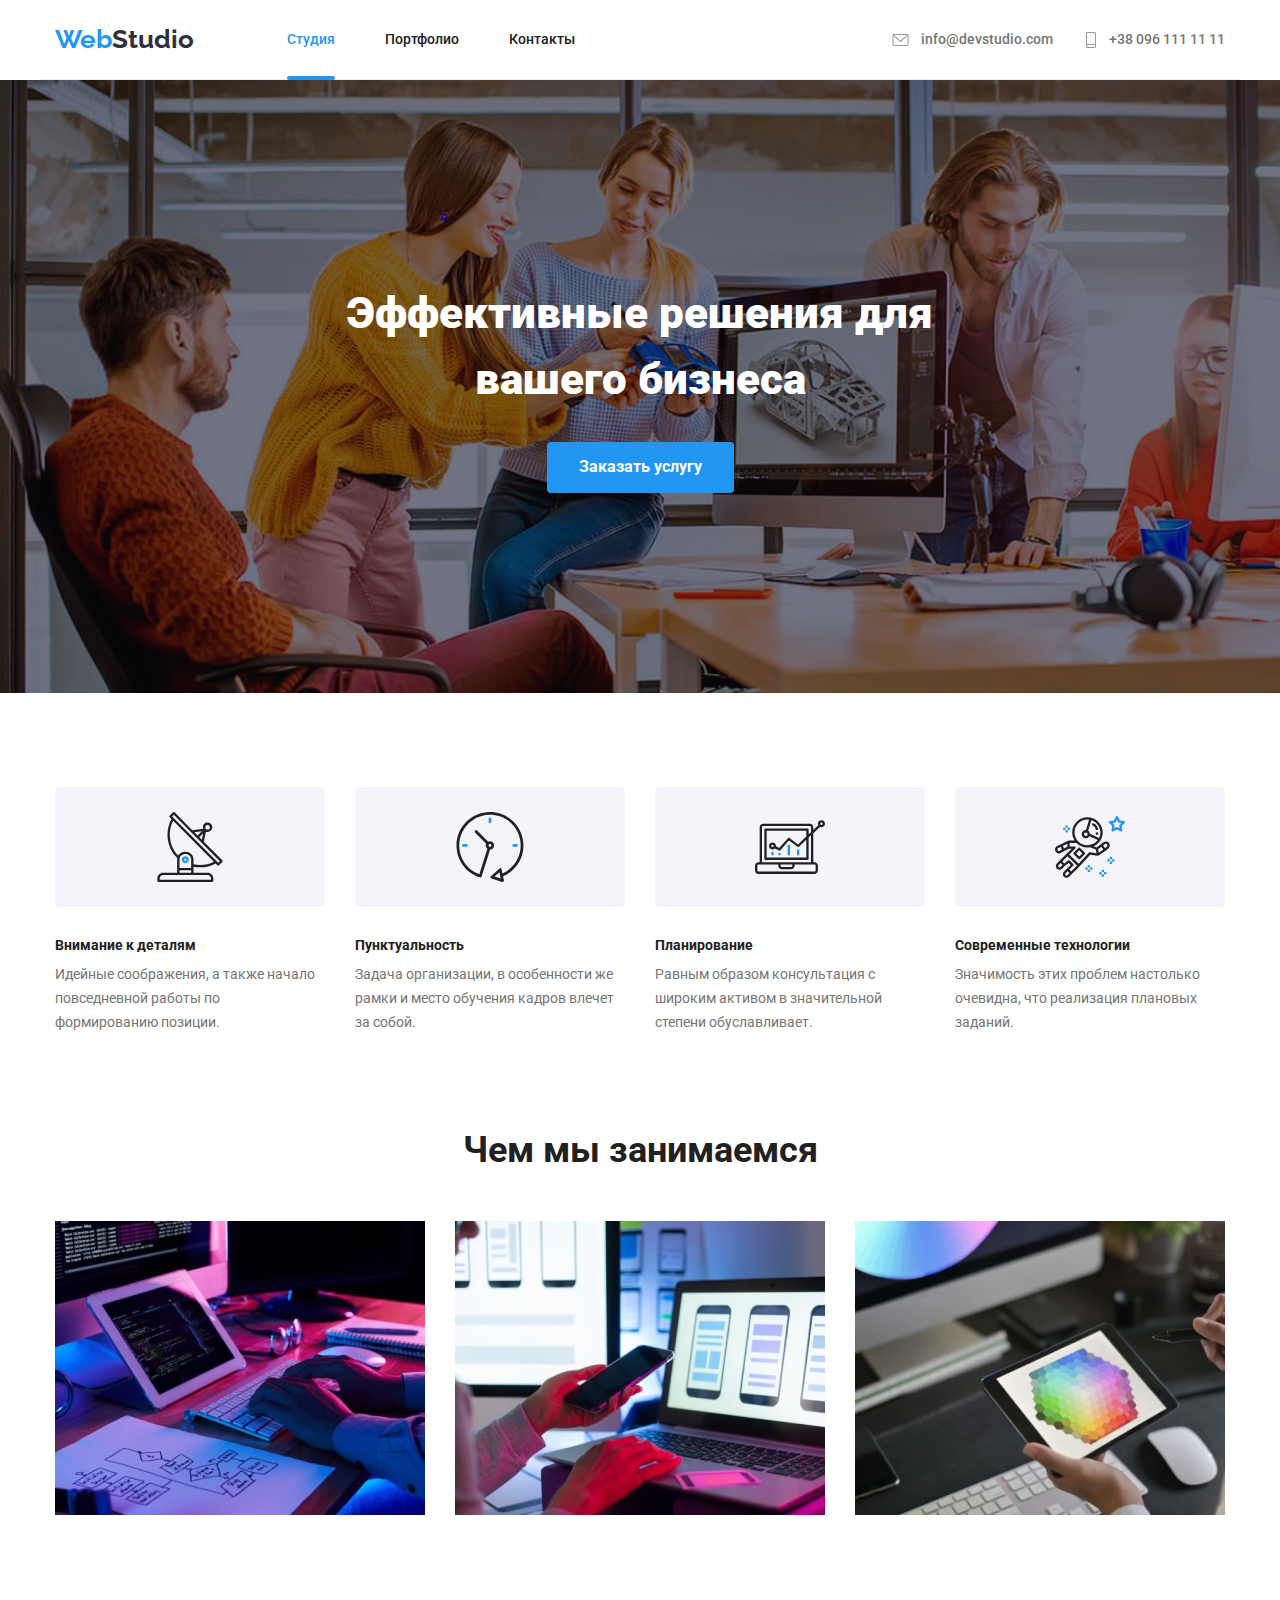
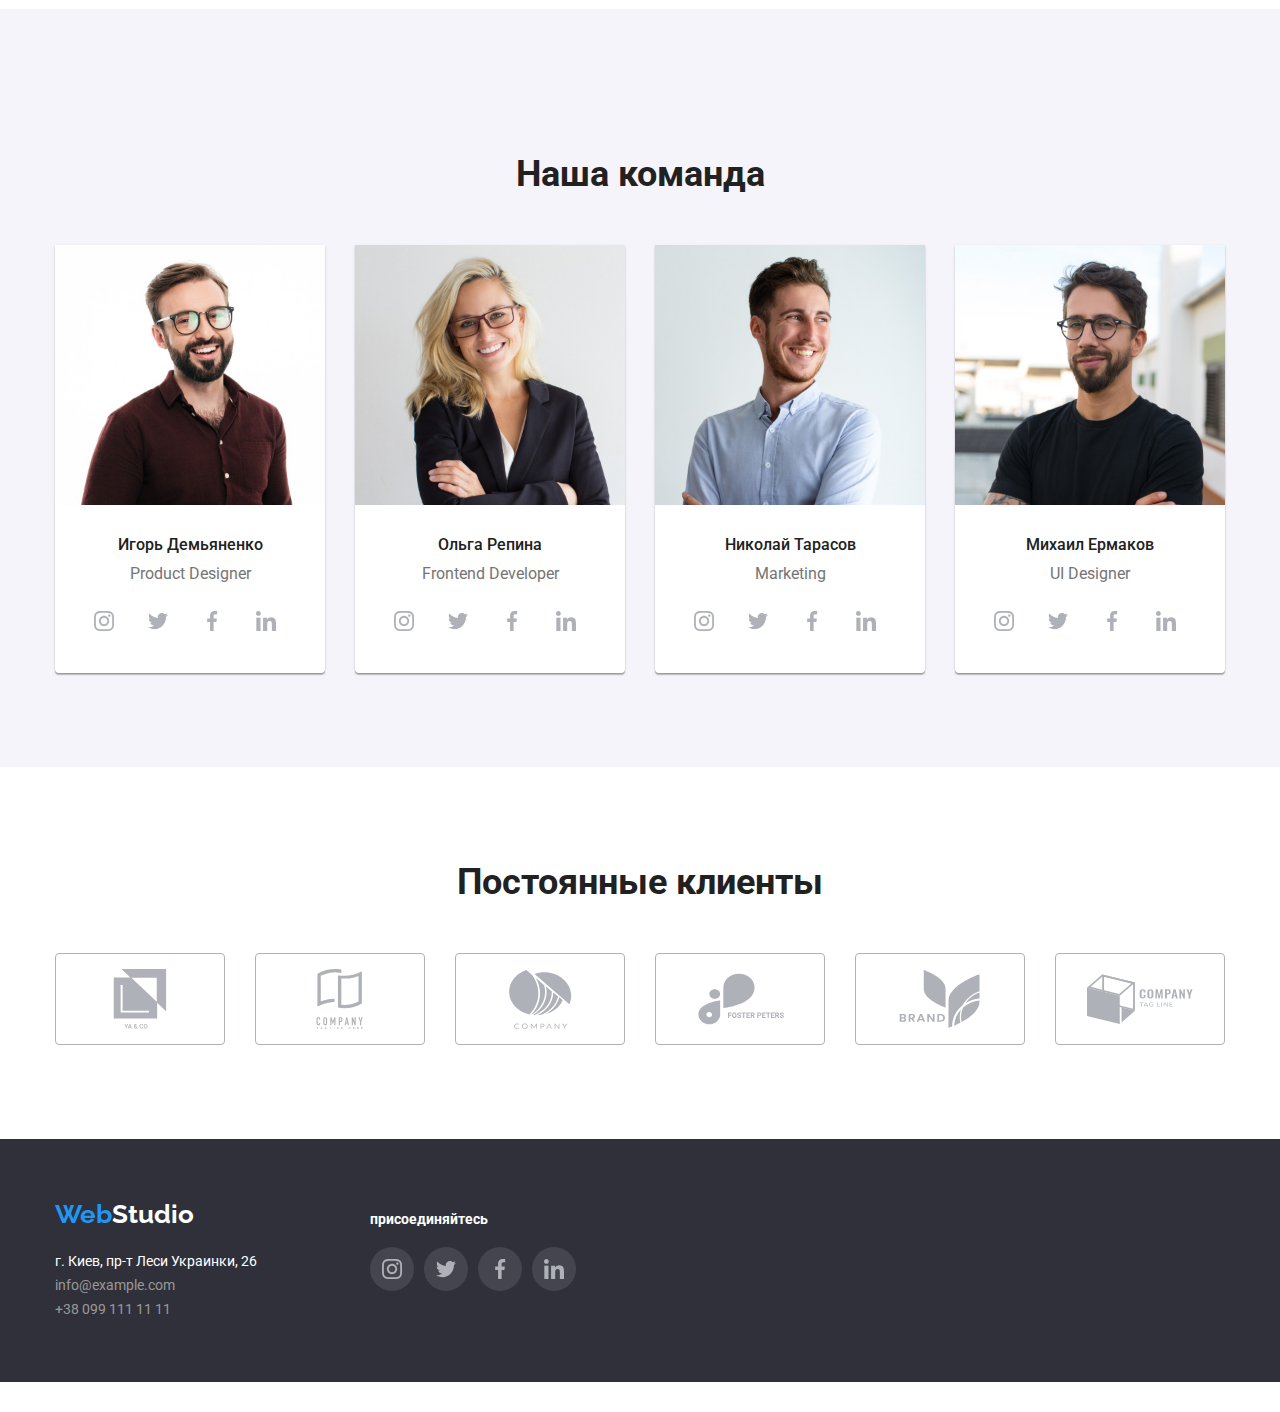
<file: index.html>
<!DOCTYPE html>
<html lang="ru">
  <head>
    <title>WebStudio</title>
    <meta charset="utf-8" />
    <link
      href="https://fonts.googleapis.com/css2?family=Raleway:wght@700&family=Roboto:wght@400;500;700;900&display=swap"
      rel="stylesheet"
    />
    <link
      rel="stylesheet"
      href="https://cdnjs.cloudflare.com/ajax/libs/modern-normalize/1.1.0/modern-normalize.css"
      integrity="sha512-Y0MM+V6ymRKN2zStTqzQ227DWhhp4Mzdo6gnlRnuaNCbc+YN/ZH0sBCLTM4M0oSy9c9VKiCvd4Jk44aCLrNS5Q=="
      crossorigin="anonymous"
      referrerpolicy="no-referrer"
    />
    <link rel="stylesheet" href="css/styles.css" />
  </head>
  <body>
    <header>
      <div class="container header-bot-line">
        <div class="header-top-container">
          <a href="index.html" class="header-top-logo"
            ><span class="logo1">Web</span><span class="logo2">Studio</span></a
          >
          <nav class="header-top-nav">
            <ul class="menu-box center">
              <li class="menu-pad">
                <a href="index.html" class="menu2">Студия</a>
              </li>
              <li class="menu-pad">
                <a href="portfolio.html" class="menu1">Портфолио</a>
              </li>
              <li class="menu-pad">
                <a href="3.html" class="menu1">Контакты</a>
              </li>
            </ul>
          </nav>
          <div class="header-con">
            <a href=" " class="contact1 contact-pos">
              <svg class="mail-icon" width="21px" height="16px">
                <use href="./images/sprite.svg#envelope"></use>
              </svg>
              info@devstudio.com</a
            >
            <a href=" " class="contact1">
              <svg class="mail-icon" width="16px" height="24px">
                <use href="./images/sprite.svg#smartphone"></use>
              </svg>
              +38 096 111 11 11</a
            >
          </div>
        </div>
      </div>
    </header>
    <main>
      <section class="section title-bg">
        <div class="container">
          <div class="title-box center">
            <h1 class="title">Эффективные решения для вашего бизнеса</h1>
            <button type="button" class="button1">Заказать услугу</button>
          </div>
        </div>
      </section>
      <section class="section feature-section">
        <div class="container">
          <ul class="feature-box center">
            <li class="feature">
              <div class="feature-icon-box">
                <svg class="feature-icon">
                  <use href="./images/sprite.svg#antenna"></use>
                </svg>
              </div>
              <h3 class="feature-title">Внимание к деталям</h3>
              <p class="feature-subtitle">
                Идейные соображения, а также начало повседневной работы по
                формированию позиции.
              </p>
            </li>
            <li class="feature">
              <div class="feature-icon-box">
                <svg class="feature-icon">
                  <use href="./images/sprite.svg#clock"></use>
                </svg>
              </div>
              <h3 class="feature-title">Пунктуальность</h3>
              <p class="feature-subtitle">
                Задача организации, в особенности же рамки и место обучения
                кадров влечет за собой.
              </p>
            </li>
            <li class="feature">
              <div class="feature-icon-box">
                <svg class="feature-icon">
                  <use href="./images/sprite.svg#diagram"></use>
                </svg>
              </div>
              <h3 class="feature-title">Планирование</h3>
              <p class="feature-subtitle">
                Равным образом консультация с широким активом в значительной
                степени обуславливает.
              </p>
            </li>
            <li class="feature">
              <div class="feature-icon-box">
                <svg class="feature-icon">
                  <use href="./images/sprite.svg#astronaut"></use>
                </svg>
              </div>
              <h3 class="feature-title">Современные технологии</h3>
              <p class="feature-subtitle">
                Значимость этих проблем настолько очевидна, что реализация
                плановых заданий.
              </p>
            </li>
          </ul>
        </div>
      </section>
      <section class="section subject-section">
        <div class="container">
          <h2 class="subject">Чем мы занимаемся</h2>
          <ul class="subject-box center">
            <li class="subject-img">
              <img
                src="images/programer.jpg"
                class="subject-size"
                alt="close up image programer working his desk office"
              />
            </li>
            <li class="subject-img">
              <img
                src="images/interface.jpg"
                class="subject-size"
                alt="web ui designers are developing application smartphones team creators is working interface mobile phones"
              />
            </li>
            <li class="subject-img">
              <img
                src="images/tablet.jpg"
                class="subject-size"
                alt="creative artist web design with working colour selection graphic tablet"
              />
            </li>
          </ul>
        </div>
      </section>
      <section class="section team-bg">
        <div class="container">
          <h2 class="title-team">Наша команда</h2>
          <ul class="team-box">
            <li class="team">
              <img
                src="images/product.jpg"
                width="270"
                height="260"
                alt="Product Designer"
              />
              <div class="team-text-position">
                <h3 class="team-title">Игорь Демьяненко</h3>
                <p class="team-subtitle">Product Designer</p>
                <ul class="team-a-position">
                  <li class="team-a-icon-pos">
                    <a href="" class="team-a-border">
                      <svg class="team-a-icon" width="20px" height="20px">
                        <use href="./images/sprite.svg#instagram"></use>
                      </svg>
                    </a>
                  </li>
                  <li class="team-a-icon-pos">
                    <a href="" class="team-a-border">
                      <svg class="team-a-icon" width="20px" height="20px">
                        <use href="./images/sprite.svg#twitter"></use>
                      </svg>
                    </a>
                  </li>
                  <li class="team-a-icon-pos">
                    <a href="" class="team-a-border">
                      <svg class="team-a-icon" width="20px" height="20px">
                        <use href="./images/sprite.svg#facebook"></use>
                      </svg>
                    </a>
                  </li>
                  <li class="team-a-icon-pos">
                    <a href="" class="team-a-border">
                      <svg class="team-a-icon" width="20px" height="20px">
                        <use href="./images/sprite.svg#linkedin"></use>
                      </svg>
                    </a>
                  </li>
                </ul>
              </div>
            </li>
            <li class="team">
              <img
                src="images/developer.jpg"
                width="270"
                height="260"
                alt="Frontend Developer"
              />
              <div class="team-text-position">
                <h3 class="team-title">Ольга Репина</h3>
                <p class="team-subtitle">Frontend Developer</p>
                <ul class="team-a-position">
                  <li class="team-a-icon-pos">
                    <a href="" class="team-a-border">
                      <svg class="team-a-icon" width="20px" height="20px">
                        <use href="./images/sprite.svg#instagram"></use>
                      </svg>
                    </a>
                  </li>
                  <li class="team-a-icon-pos">
                    <a href="" class="team-a-border">
                      <svg class="team-a-icon" width="20px" height="20px">
                        <use href="./images/sprite.svg#twitter"></use>
                      </svg>
                    </a>
                  </li>
                  <li class="team-a-icon-pos">
                    <a href="" class="team-a-border">
                      <svg class="team-a-icon" width="20px" height="20px">
                        <use href="./images/sprite.svg#facebook"></use>
                      </svg>
                    </a>
                  </li>
                  <li class="team-a-icon-pos">
                    <a href="" class="team-a-border">
                      <svg class="team-a-icon" width="20px" height="20px">
                        <use href="./images/sprite.svg#linkedin"></use>
                      </svg>
                    </a>
                  </li>
                </ul>
              </div>
            </li>
            <li class="team">
              <img
                src="images/marketing.jpg"
                width="270"
                height="260"
                alt="Marketing"
              />
              <div class="team-text-position">
                <h3 class="team-title">Николай Тарасов</h3>
                <p class="team-subtitle">Marketing</p>
                <ul class="team-a-position">
                  <li class="team-a-icon-pos">
                    <a href="" class="team-a-border">
                      <svg class="team-a-icon" width="20px" height="20px">
                        <use href="./images/sprite.svg#instagram"></use>
                      </svg>
                    </a>
                  </li>
                  <li class="team-a-icon-pos">
                    <a href="" class="team-a-border">
                      <svg class="team-a-icon" width="20px" height="20px">
                        <use href="./images/sprite.svg#twitter"></use>
                      </svg>
                    </a>
                  </li>
                  <li class="team-a-icon-pos">
                    <a href="" class="team-a-border">
                      <svg class="team-a-icon" width="20px" height="20px">
                        <use href="./images/sprite.svg#facebook"></use>
                      </svg>
                    </a>
                  </li>
                  <li class="team-a-icon-pos">
                    <a href="" class="team-a-border">
                      <svg class="team-a-icon" width="20px" height="20px">
                        <use href="./images/sprite.svg#linkedin"></use>
                      </svg>
                    </a>
                  </li>
                </ul>
              </div>
            </li>
            <li class="team">
              <img
                src="images/designer.jpg"
                width="270"
                height="260"
                alt="UI Designer"
              />
              <div class="team-text-position">
                <h3 class="team-title">Михаил Ермаков</h3>
                <p class="team-subtitle">UI Designer</p>
                <ul class="team-a-position">
                  <li class="team-a-icon-pos">
                    <a href="" class="team-a-border">
                      <svg class="team-a-icon" width="20px" height="20px">
                        <use href="./images/sprite.svg#instagram"></use>
                      </svg>
                    </a>
                  </li>
                  <li class="team-a-icon-pos">
                    <a href="" class="team-a-border">
                      <svg class="team-a-icon" width="20px" height="20px">
                        <use href="./images/sprite.svg#twitter"></use>
                      </svg>
                    </a>
                  </li>
                  <li class="team-a-icon-pos">
                    <a href="" class="team-a-border">
                      <svg class="team-a-icon" width="20px" height="20px">
                        <use href="./images/sprite.svg#facebook"></use>
                      </svg>
                    </a>
                  </li>
                  <li class="team-a-icon-pos">
                    <a href="" class="team-a-border">
                      <svg class="team-a-icon" width="20px" height="20px">
                        <use href="./images/sprite.svg#linkedin"></use>
                      </svg>
                    </a>
                  </li>
                </ul>
              </div>
            </li>
          </ul>
        </div>
      </section>
      <section class="section">
        <div class="container client-conteiner">
          <h2 class="client-title">Постоянные клиенты</h2>
          <ul class="client-a-position">
            <li class="client-a-border">
              <a href="" class="client-a">
                <svg class="client-a-icon">
                  <use href="./images/sprite.svg#ya"></use>
                </svg>
              </a>
            </li>
            <li class="client-a-border">
              <a href="" class="client-a">
                <svg class="client-a-icon">
                  <use href="./images/sprite.svg#tagline-here"></use>
                </svg>
              </a>
            </li>
            <li class="client-a-border">
              <a href="" class="client-a">
                <svg class="client-a-icon">
                  <use href="./images/sprite.svg#company"></use>
                </svg>
              </a>
            </li>
            <li class="client-a-border">
              <a href="" class="client-a">
                <svg class="client-a-icon">
                  <use href="./images/sprite.svg#foster"></use>
                </svg>
              </a>
            </li>
            <li class="client-a-border">
              <a href="" class="client-a">
                <svg class="client-a-icon">
                  <use href="./images/sprite.svg#brand"></use>
                </svg>
              </a>
            </li>
            <li class="client-a-border">
              <a href="" class="client-a">
                <svg class="client-a-icon">
                  <use href="./images/sprite.svg#tagline"></use>
                </svg>
              </a>
            </li>
          </ul>
        </div>
      </section>
    </main>
    <footer>
      <div class="container">
        <div class="footer-bot-container">
          <div class="footer-logo-adre">
            <a href="index.html" class="footer-bot-logo"
              ><span class="logo3">Web</span
              ><span class="logo4">Studio</span></a
            >
            <address class="address">
              <p>г. Киев, пр-т Леси Украинки, 26</p>
              <a href=" " class="contact2" lang="eu">info@example.com</a>
              <a href=" " class="contact2">+38 099 111 11 11</a>
            </address>
          </div>
          <div class="footer-social">
            <h2 class="footer-social-head">присоединяйтесь</h2>
            <ul class="footer-social-position">
              <li>
                <a href="" class="footer-social-border">
                  <svg class="footer-social-icon" width="20px" height="20px">
                    <use href="./images/sprite.svg#instagram"></use>
                  </svg>
                </a>
              </li>
              <li>
                <a href="" class="footer-social-border">
                  <svg class="footer-social-icon" width="20px" height="20px">
                    <use href="./images/sprite.svg#twitter"></use>
                  </svg>
                </a>
              </li>
              <li>
                <a href="" class="footer-social-border">
                  <svg class="footer-social-icon" width="20px" height="20px">
                    <use href="./images/sprite.svg#facebook"></use>
                  </svg>
                </a>
              </li>
              <li>
                <a href="" class="footer-social-border">
                  <svg class="footer-social-icon" width="20px" height="20px">
                    <use href="./images/sprite.svg#linkedin"></use>
                  </svg>
                </a>
              </li>
            </ul>
          </div>
        </div>
      </div>
    </footer>
  </body>
</html>
</file>
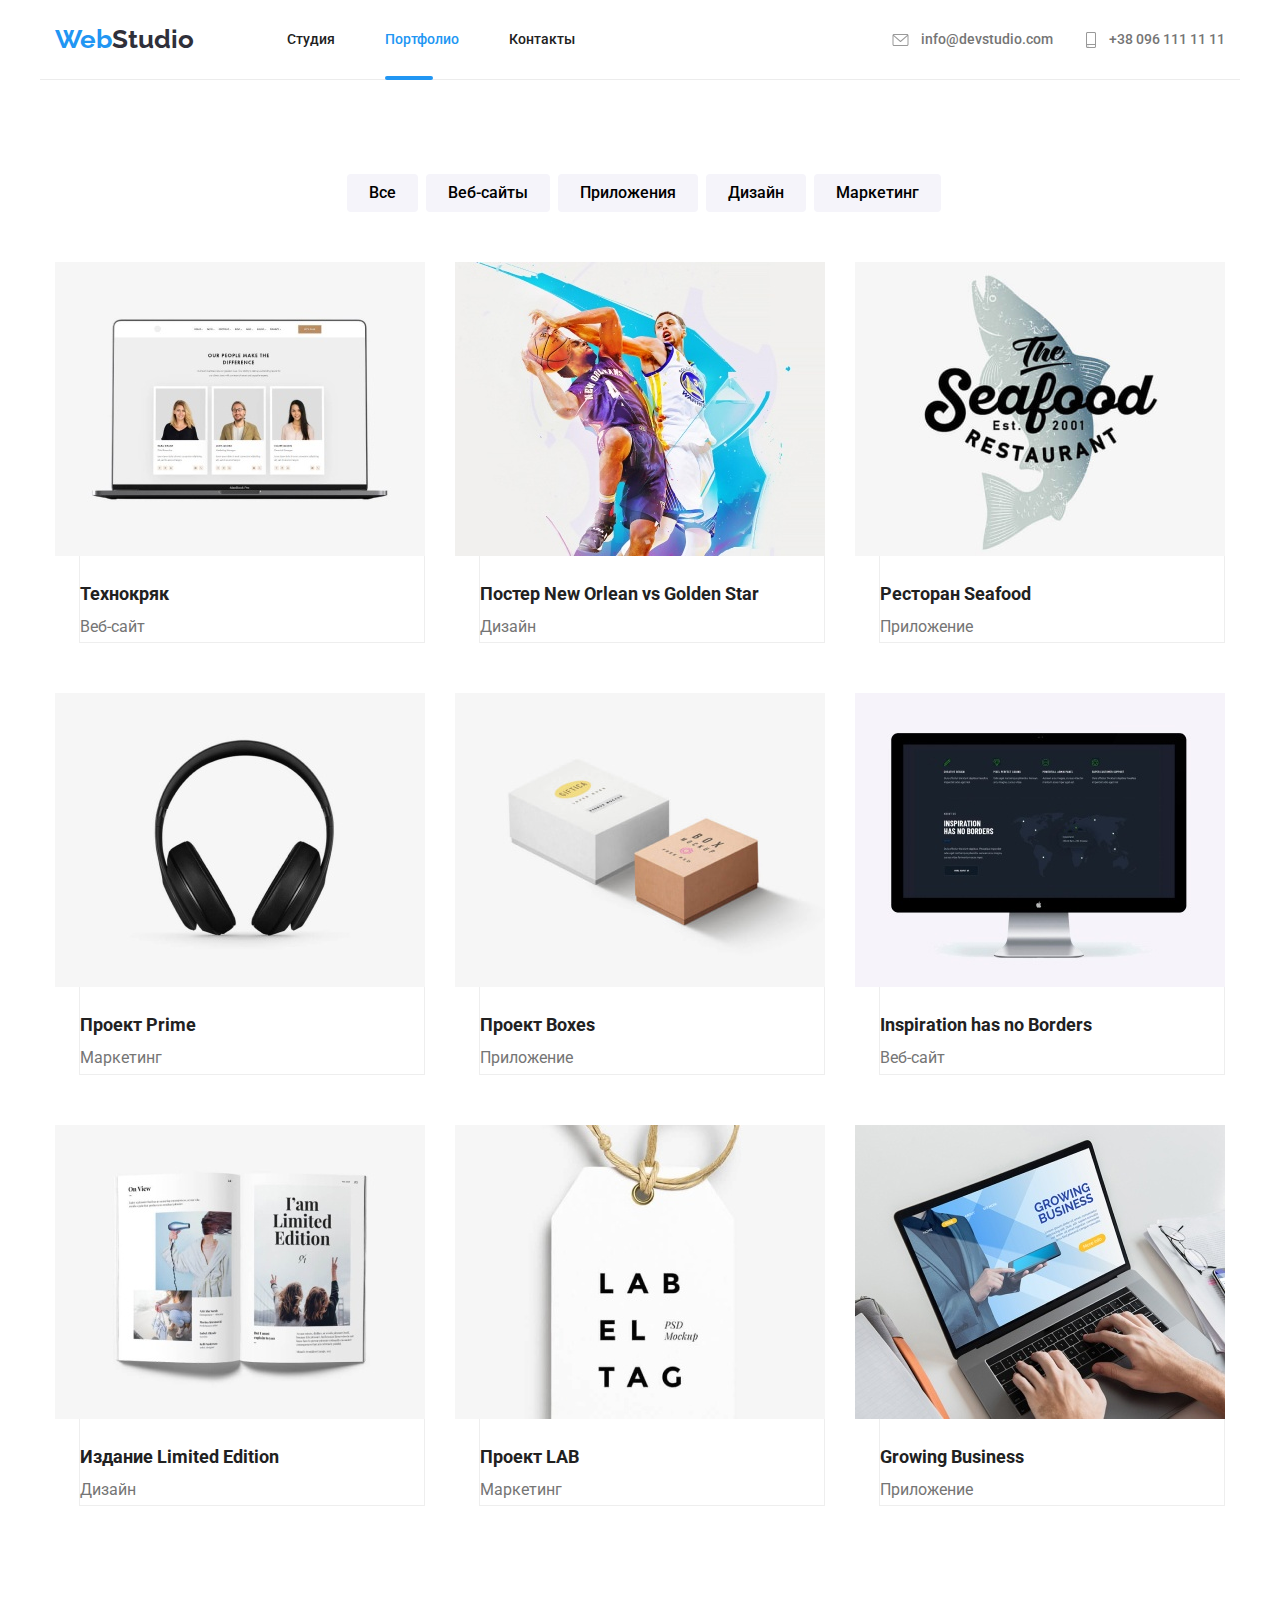
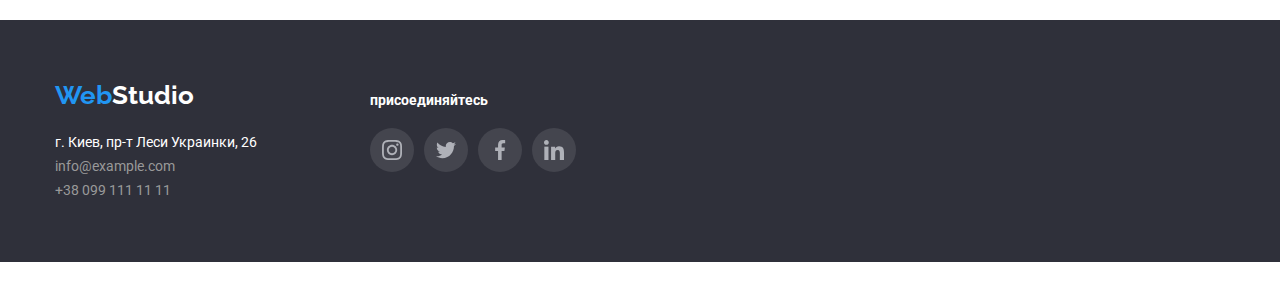
<file: portfolio.html>
<!DOCTYPE html>
<html lang="ru">
  <head>
    <title>WebStudio</title>
    <meta charset="utf-8" />
    <link
      href="https://fonts.googleapis.com/css2?family=Raleway:wght@700&family=Roboto:wght@400;500;700;900&display=swap"
      rel="stylesheet"
    />
    <link
      rel="stylesheet"
      href="https://cdnjs.cloudflare.com/ajax/libs/modern-normalize/1.1.0/modern-normalize.css"
      integrity="sha512-Y0MM+V6ymRKN2zStTqzQ227DWhhp4Mzdo6gnlRnuaNCbc+YN/ZH0sBCLTM4M0oSy9c9VKiCvd4Jk44aCLrNS5Q=="
      crossorigin="anonymous"
      referrerpolicy="no-referrer"
    />
    <link rel="stylesheet" href="css/styles.css" />
  </head>
  <body>
    <header>
      <div class="container header-bot-line">
        <div class="header-top-container">
          <a href="index.html" class="header-top-logo"
            ><span class="logo1">Web</span><span class="logo2">Studio</span></a
          >
          <nav class="header-top-nav">
            <ul class="menu-box center">
              <li class="menu-pad">
                <a href="index.html" class="menu1">Студия</a>
              </li>
              <li class="menu-pad">
                <a href="portfolio.html" class="menu2">Портфолио</a>
              </li>
              <li class="menu-pad">
                <a href="3.html" class="menu1">Контакты</a>
              </li>
            </ul>
          </nav>
          <div class="header-con">
            <a href=" " class="contact1 contact-pos">
              <svg class="mail-icon" width="21px" height="16px">
                <use href="./images/sprite.svg#envelope"></use>
              </svg>
              info@devstudio.com</a
            >
            <a href=" " class="contact1">
              <svg class="mail-icon" width="16px" height="24px">
                <use href="./images/sprite.svg#smartphone"></use>
              </svg>
              +38 096 111 11 11</a
            >
          </div>
        </div>
      </div>
    </header>
    <main>
      <section class="section">
        <div class="container">
          <ul class="button-box-portfolio center">
            <li class="button-portfolio">
              <button type="button" class="button2">Все</button>
            </li>
            <li class="button-portfolio">
              <button type="button" class="button2">Веб-сайты</button>
            </li>
            <li class="button-portfolio">
              <button type="button" class="button2">Приложения</button>
            </li>
            <li class="button-portfolio">
              <button type="button" class="button2">Дизайн</button>
            </li>
            <li class="button-portfolio">
              <button type="button" class="button2">Маркетинг</button>
            </li>
          </ul>
          <ul class="project-box">
            <li class="project">
              <img
                src="images/portfolio1.jpg"
                width="370"
                height="294"
                alt="technocryk"
              />
              <div class="border-text-project project-text-pos">
                  <h3 class="project-title">Технокряк</h3>
                  <p class="project-subtitle">Веб-сайт</p>
              </div>
            </li>
            <li class="project">
              <img
                src="images/portfolio2.jpg"
                width="370"
                height="294"
                alt="New Orlean vs Golden Star poster"
              />
              <div class="border-text-project project-text-pos">
                  <h3 class="project-title">Постер New Orlean vs Golden Star</h3>
                  <p class="project-subtitle">Дизайн</p>
              </div>
            </li>
            <li class="project">
              <img
                src="images/portfolio3.jpg"
                width="370"
                height="294"
                alt="Seafood Restaurant"
              />
              <div class="border-text-project project-text-pos">
                  <h3 class="project-title">Ресторан Seafood</h3>
                  <p class="project-subtitle">Приложение</p>
              </div>
            </li>
            <li class="project">
              <img
                src="images/portfolio4.jpg"
                width="370"
                height="294"
                alt="Prime Project"
              />
              <div class="border-text-project project-text-pos">
                  <h3 class="project-title">Проект Prime</h3>
                  <p class="project-subtitle">Маркетинг</p>
              </div>
            </li>
            <li class="project">
              <img
                src="images/portfolio5.jpg"
                width="370"
                height="294"
                alt="Boxes project"
              />
              <div class="border-text-project project-text-pos">
                  <h3 class="project-title">Проект Boxes</h3>
                  <p class="project-subtitle">Приложение</p>
              </div>
            </li>
            <li class="project">
              <img
                src="images/portfolio6.jpg"
                width="370"
                height="294"
                alt="Inspiration has no Borders"
              />
              <div class="border-text-project project-text-pos">
                  <h3 class="project-title">Inspiration has no Borders</h3>
                  <p class="project-subtitle">Веб-сайт</p>
              </div>
            </li>
            <li class="project">
              <img
                src="images/portfolio7.jpg"
                width="370"
                height="294"
                alt="Limited Edition"
              />
              <div class="border-text-project project-text-pos">
                  <h3 class="project-title">Издание Limited Edition</h3>
                  <p class="project-subtitle">Дизайн</p>
              </div>
            </li>
            <li class="project">
              <img
                src="images/portfolio8.jpg"
                width="370"
                height="294"
                alt="LAB project"
              />
              <div class="border-text-project project-text-pos">
                  <h3 class="project-title">Проект LAB</h3>
                  <p class="project-subtitle">Маркетинг</p>
              </div>
            </li>
            <li class="project">
              <img
                src="images/portfolio9.jpg"
                width="370"
                height="294"
                alt="Growing Business"
              />
              <div class="border-text-project project-text-pos">
                  <h3 class="project-title">Growing Business</h3>
                  <p class="project-subtitle">Приложение</p>
              </div>
            </li>
          </ul>
        </div>
      </section>
    </main>
    <footer>
      <div class="container">
        <div class="footer-bot-container">
          <div class="footer-logo-adre">
            <a href="index.html" class="footer-bot-logo"
              ><span class="logo3">Web</span
              ><span class="logo4">Studio</span></a
            >
            <address class="address">
              <p>г. Киев, пр-т Леси Украинки, 26</p>
              <a href=" " class="contact2" lang="eu">info@example.com</a>
              <a href=" " class="contact2">+38 099 111 11 11</a>
            </address>
          </div>
          <div class="footer-social">
            <h2 class="footer-social-head">присоединяйтесь</h2>
            <ul class="footer-social-position">
              <li>
                <a href="" class="footer-social-border">
                  <svg class="footer-social-icon" width="20px" height="20px">
                    <use href="./images/sprite.svg#instagram"></use>
                  </svg>
                </a>
              </li>
              <li>
                <a href="" class="footer-social-border">
                  <svg class="footer-social-icon" width="20px" height="20px">
                    <use href="./images/sprite.svg#twitter"></use>
                  </svg>
                </a>
              </li>
              <li>
                <a href="" class="footer-social-border">
                  <svg class="footer-social-icon" width="20px" height="20px">
                    <use href="./images/sprite.svg#facebook"></use>
                  </svg>
                </a>
              </li>
              <li>
                <a href="" class="footer-social-border">
                  <svg class="footer-social-icon" width="20px" height="20px">
                    <use href="./images/sprite.svg#linkedin"></use>
                  </svg>
                </a>
              </li>
            </ul>
          </div>
        </div>
      </div>
    </footer>
  </body>
</html>
</file>
<file: css/styles.css>
/* ===================START GLOBAL============================================================================ */
:root {
  --normal-color: #212121;
  --description-color: #757575;
  --active-1-color: #2196f3;
  --active-2-color: #188ce8;
  --background-color: #2f303a;
  --contact-color: #999999;
  --white-text-color: #ffffff;
  --top-line-color: #ececec;
  --bg-team-color: #f5f4fa;
  --bg-card-port-color: solid #eeeeee;
  --icon-color-1: #afb1b8;
  --icon-color-2: rgba(255, 255, 255, 0.1);
}

.container {
  width: 1200px;
  padding-left: 15px;
  padding-right: 15px;
  margin-left: auto;
  margin-right: auto;
}

.sprite-color {
  fill: var(--active-1-color);
}

.section {
  padding-top: 94px;
  padding-bottom: 94px;
}

body {
  font-family: "Roboto";
  color: var(--normal-color);
}

ul {
  list-style-type: none;
  padding: 0;
  margin: 0;
}

h1,
h2,
h3 {
  margin-top: 0;
  margin-bottom: 0;
  margin-right: 0;
}

p {
  margin-top: 0;
  margin-bottom: 0;
}

.center {
  justify-content: center;
}

img {
  display: block;
  max-width: 100%;
  height: auto;
}

/* ===================END GLOBAL============================================================================ */
/* ===================START HEADER============================================================================ */

.header-bot-line {
  border-bottom: 1px solid var(--top-line-color);
}

.logo1 {
  font-family: "Raleway";
  font-weight: 700;
  font-size: 26px;
  line-height: 1.2;
  color: var(--active-1-color);
  display: inline-block;
}

.logo2 {
  font-family: "Raleway";
  font-weight: 700;
  font-size: 26px;
  line-height: 1.2;
  color: var(--background-color);
  display: inline-block;
}

.logo2:visited {
  color: var(--background-color);
}

header {
  font-weight: 500;
  font-size: 14px;
  line-height: 1.2;
}

.header-top-container {
  display: flex;
  align-items: center;
  justify-content: flex-start;
  padding-top: 24px;
  padding-bottom: 24px;
}

.header-top-logo {
  display: flex;
  align-items: center;
  justify-content: flex-start;
  text-decoration: none;
}

.header-top-nav {
  display: flex;
  align-items: center;
  justify-content: flex-start;
  margin-left: 93px;
}

.header-con {
  display: flex;
  align-items: center;
  margin-left: auto;
}

.logo-box {
  border: 2px;
  width: 145;
  height: 31;
}

.menu-box {
  display: flex;
  list-style: none;
  margin-left: auto;
  margin-right: auto;
}

.menu-pad {
  margin-right: 50px;
}

.menu1 {
  text-decoration: none;
  color: var(--normal-color);
  transition: 250ms cubic-bezier(0.4, 0, 0.2, 1);
}

.menu2 {
  text-decoration: none;
  color: var(--active-1-color);
}

.menu2::after {
  display: block;
  content: "";
  position: absolute;
  margin-top: 28px;
  width: 48px;
  height: 4px;
  border-radius: 2px;
  flex-shrink: 0;
  background-color: var(--active-1-color);
}

.menu3 {
  text-decoration: none;
  color: var(--active-1-color);
}

.menu3::after {
  display: block;
  content: "";
  position: absolute;
  margin-top: 28px;
  width: 78px;
  height: 4px;
  border-radius: 2px;
  flex-shrink: 0;
  background-color: var(--active-1-color);
}

.mail-icon {
  fill: var(--contact-color);
  margin-right: 10px;
  margin-bottom: 2px;
  margin-top: 2px;
}

.contact1 {
  display: flex;
  justify-content: center;
  align-items: center;
  font-weight: 500;
  font-size: 14px;
  line-height: 1.2;
  text-decoration: none;
  color: var(--description-color);
  margin-left: auto;
  transition: 250ms cubic-bezier(0.4, 0, 0.2, 1);
}

.contact-pos {
  margin-right: 30px;
}

.contact1:focus,
.contact1:hover {
  color: var(--active-1-color);
}

.contact1:focus .mail-icon,
.contact1:hover .mail-icon {
  fill: var(--active-1-color);
}

.menu1:hover,
.menu1:focus {
  color: var(--active-1-color);
}

/* ===================END HEADER============================================================================ */
/* ===================START TITLE============================================================================ */

.title-bg {
  background-color: var(--background-color);
  background-image: linear-gradient(
      rgba(25, 28, 38, 0.2),
      rgba(25, 28, 38, 0.2)
    ),
    url("../images/title-bg.jpg");
  background-size: cover;
  padding-top: 200px;
  padding-bottom: 200px;
}

button {
  cursor: pointer;
  outline: 0;
  border-radius: 4px;
  border-width: 0;
}
.button1 {
  font-weight: 700;
  font-size: 16px;
  line-height: 1.9;
  color: var(--white-text-color);
  background-color: var(--active-1-color);
  padding: 10px 32px;
  transition: 250ms cubic-bezier(0.4, 0, 0.2, 1);
}

.button1:hover,
.button1:focus {
  color: var(--white-text-color);
  background: var(--active-2-color);
  outline: 0;
}

.title {
  font-weight: 900;
  font-size: 44px;
  line-height: 1.5;
  text-align: center;
  color: var(--white-text-color);
  margin-bottom: 30px;
  text-transform: none;
}

.title-box {
  list-style: none;
  text-align: center;
  width: 700px;
  margin-right: auto;
  margin-left: auto;
}

/* ===================END TITLE============================================================================ */
/* ===================START FEATURE============================================================================ */

.feature-box {
  display: flex;
  flex-wrap: wrap;
  list-style: none;
  margin-left: -30px;
  margin-top: -30px;
}

.feature {
  flex-basis: calc((100% - 120px) / 4);
  margin-left: 30px;
  margin-top: 30px;
  border: 1px;
}

.feature-title {
  text-transform: initial;
  border: 1px;
  font-weight: 700;
  font-size: 14px;
  line-height: 1.2;
  margin-bottom: 10px;
}

.feature-subtitle {
  border: 1px;
  font-size: 14px;
  line-height: 1.7;
  color: var(--description-color);
}

.feature-icon-box {
  display: flex;
  justify-content: center;
  align-items: center;
  width: 270px;
  height: 120px;
  background: var(--bg-team-color);
  border-radius: 4px;
  margin-bottom: 30px;
}

.feature-icon {
  width: 70;
  height: 70px;
}

.feature-section {
  padding-bottom: 47px;
}

/* ===================END FEATURE============================================================================ */
/* ===================START IMG WORK============================================================================ */

.subject {
  font-weight: 700;
  font-size: 36px;
  line-height: 1.17;
  text-align: center;
  margin-bottom: 50px;
}

.subject-section {
  padding-top: 47px;
}

.subject-box {
  display: flex;
  flex-wrap: wrap;
  list-style: none;
  margin-left: -30px;
  margin-top: -30px;
}

.subject-img {
  position: relative;
  flex-basis: calc((100% - 90px) / 3);
  margin-left: 30px;
  margin-top: 30px;
}

.subject-img-box {
  position: absolute;
  left: 0;
  bottom: 0;
  width: 100%;
  height: 70px;
  text-align: center;
  background-color: rgba(47, 48, 58, 0.8);
}

.subject-img-name {
  font-weight: 700;
  font-size: 14px;
  line-height: 1.17;
  color: var(--white-text-color);
  margin-top: 27px;
  width: 205;
  height: 16px;
}

.subject-size {
  margin-right: 30px;
}

/* ===================END IMG WORK============================================================================ */
/* ===================START TEAM============================================================================ */

.title-team {
  font-weight: 700;
  font-size: 36px;
  line-height: 1.17;
  text-align: center;
  padding: 50px;
}

.team-bg {
  background-color: var(--bg-team-color);
}

.team-box {
  display: flex;
  flex-wrap: wrap;
  list-style: none;
  margin-left: -30px;
  margin-top: -30px;
}

.team {
  flex-basis: calc((100% - 120px) / 4);
  margin-left: 30px;
  margin-top: 30px;
}

.team-title {
  font-size: 16px;
  font-weight: 500;
  line-height: 1.2;
  margin-bottom: 10px;
}

.team-text-position {
  text-align: center;
  margin-top: 30px;
  margin-bottom: 30px;
}

.team-subtitle {
  font-size: 16px;
  line-height: 1.2;
  color: var(--description-color);
}

.team-box .team {
  display: block;
  border: 1px;
  width: 270px;
  height: 428px;
  box-shadow: 0px 1px 3px rgba(0, 0, 0, 0.12), 0px 1px 1px rgba(0, 0, 0, 0.14),
    0px 2px 1px rgba(0, 0, 0, 0.2);
  border-radius: 0px 0px 4px 4px;
  background-color: var(--white-text-color);
}

.team-a-position {
  display: flex;
  justify-content: center;
  margin-top: 16px;
}

.team-a-border {
  display: flex;
  justify-content: center;
  align-items: center;
  border-radius: 50%;
  width: 44px;
  height: 44px;
  background-color: var(--white-text-color);
  margin-right: 10px;
  transition: 250ms cubic-bezier(0.4, 0, 0.2, 1);
}

.team-a-icon {
  fill: var(--icon-color-1);
}

.team-a-border:hover,
.team-a-border:focus {
  background-color: var(--active-1-color);
}

.team-a-border:hover .team-a-icon,
.team-a-border:focus .team-a-icon {
  fill: var(--white-text-color);
}

/* ===================END TEAM============================================================================ */
/* ===================START CLIENTS============================================================================ */

.client-title {
  font-weight: 700;
  font-size: 36px;
  line-height: 1.17;
  text-align: center;
  color: var(--normal-color);
  margin-bottom: 50px;
}

.client-a-position {
  display: flex;
  flex-wrap: wrap;
  list-style: none;
  margin-right: -30px;
  margin-bottom: -30px;
}

.client-a-border {
  flex-basis: calc((100% - 180px) / 6);
  margin-right: 30px;
  margin-bottom: 30px;
  border-radius: 4px;
  height: 92px;
  border: 1px solid var(--icon-color-1);
  display: flex;
  justify-content: center;
  align-items: center;
  transition: 250ms cubic-bezier(0.4, 0, 0.2, 1);
}

.client-a {
 display: flex;
 justify-content: center;
 align-items: center; 
 width: 100%;
 height: 100%;
}

.client-a-icon {
  fill: var(--icon-color-1);
  width: 106px;
  height: 60px;
}

.client-a-border:hover,
.client-a-border:focus {
  border: 1px solid var(--active-1-color);
}

.client-a-border:hover .client-a-icon,
.client-a-border:focus .client-a-icon {
  fill: var(--active-1-color);
}

/* ===================END CLIENTS============================================================================ */
/* ===================START PORTFOLIO============================================================================ */

.button2 {
  font-size: 16px;
  font-weight: 500;
  line-height: 1.6;
  background-color: var(--bg-team-color);
  border-radius: 4px;
  padding: 6px 22px;
  transition: 250ms cubic-bezier(0.4, 0, 0.2, 1);
}

.button-box-portfolio {
  display: flex;
  list-style: none;
  justify-content: center;
  margin-bottom: 50px;
}

.button-portfolio {
  margin-left: 8px;
}


.button2:hover,
.button2:focus {
  color: var(--white-text-color);
  background: var(--active-1-color);
  box-shadow: 0px 3px 1px rgba(0, 0, 0, 0.1), 0px 1px 2px rgba(0, 0, 0, 0.08),
    0px 2px 2px rgba(0, 0, 0, 0.12);
}

.project-box {
  display: flex;
  flex-wrap: wrap;
  list-style: none;
  margin-left: -30px;
  margin-top: -30px;
}

.project {
  flex-basis: calc((100% - 90px) / 3);
  margin-left: 30px;
  margin-top: 30px;
  transition: 250ms cubic-bezier(0.4, 0, 0.2, 1);
}

.project:hover {
  box-shadow: 0px 1px 1px rgba(0, 0, 0, 0.12), 0px 4px 4px rgba(0, 0, 0, 0.06),
    1px 4px 6px rgba(0, 0, 0, 0.16);
}

.border-text-project {
  border-left: 1px var(--bg-card-port-color);
  border-right: 1px var(--bg-card-port-color);
  border-bottom: 1px var(--bg-card-port-color);
  box-sizing: border-box;
}

.project-text-pos {
  margin-bottom: 20px;
  margin-left: 24px;
  margin-bottom: 20px;
  padding-top: 20px;
}

.project-title {
  font-weight: 700;
  font-size: 18px;
  line-height: 2;
}

.project-subtitle {
  font-size: 16px;
  line-height: 1.9;
  color: var(--description-color);
}

.box-overlay {
  position: relative;
  top: 0;
  left: 0;
  overflow: hidden;
  width: 100%;
  height: 294px;
  transition: 250ms cubic-bezier(0.4, 0, 0.2, 1);
}

.overlay {
  position: absolute;
  top: 0;
  left: 0;
  width: 100%;
  height: 294px;
  background-color: rgba(33, 150, 243, 0.9);
  transform: translatey(100%);
  transition: transform 250ms cubic-bezier(0.4, 0, 0.2, 1);
}

.project-text-overlay {
  font-weight: 400;
  font-size: 18px;
  line-height: 1.56;
  color: var(--white-text-color);
  padding: 63px 24px;
}

.box-overlay:focus .overlay,
.box-overlay:hover .overlay {
  transform: translatey(0);
}

.project:focus .overlay,
.project:hover .overlay {
  transform: translatey(0);
}

/* ===================END PORTFOLIO============================================================================ */
/* ===================START FOOTER============================================================================ */

footer {
  font-size: 14px;
  line-height: 1.7;
  color: var(--white-text-color);
  position: absolute;
  background: var(--background-color);
  left: 0px;
  right: 0px;
}

.footer-bot-container {
  display: flex;
  flex-wrap: wrap;
  list-style: none;
  margin-right: -30px;
  margin-bottom: -30px;
  padding-top: 60px;
  padding-bottom: 60px;
}

.footer-bot {
  position: relative;
  display: flex;
}

.footer-bot-logo {
  display: flex;
  align-items: center;
  justify-content: flex-start;
  text-decoration: none;
  margin-bottom: 20px;
}

.footer-logo-adre {
  flex-basis: calc((50% - 30px) / 2);
  margin-right: 30px;
  margin-bottom: 30px;
}

.footer-bot-adre {
  display: flex;
  align-items: center;
  justify-content: flex-start;
  text-decoration: none;
}

.logo3 {
  font-family: "Raleway";
  font-weight: 700;
  font-size: 26px;
  line-height: 1.2;
  color: var(--active-1-color);
  text-decoration: none;
  display: inline-block;
}

.logo4 {
  font-family: "Raleway";
  font-weight: 700;
  font-size: 26px;
  line-height: 1.2;
  text-decoration: none;
  display: inline-block;
  color: var(--white-text-color);
}

.contact2 {
  font-size: 14px;
  line-height: 1.7;
  text-decoration: none;
  color: var(--contact-color);
}

.contact2:focus,
.contact2:hover {
  color: var(--active-1-color);
}

.address {
  font-style: normal;
  display: flex;
  justify-content: flex-start;
  flex-direction: column;
}

.footer-social {
  flex-basis: calc((50% - 30px) / 2);
  margin-right: 30px;
  margin-bottom: 30px;
}

.footer-social-head {
  font-weight: 700;
  font-size: 14px;
  line-height: 1.17;
  color: var(--white-text-color);
  margin-top: 12px;
  margin-bottom: 20px;
}

.footer-social-position {
  display: flex;
  justify-content: flex-start;
}

.footer-social-border {
  display: flex;
  justify-content: center;
  align-items: center;
  border-radius: 50%;
  width: 44px;
  height: 44px;
  background-color: var(--icon-color-2);
  margin-right: 10px;
  transition: 250ms cubic-bezier(0.4, 0, 0.2, 1);
}

.footer-social-icon {
  fill: var(--icon-color-1);
}

.footer-social-border:hover,
.footer-social-border:focus {
  background-color: var(--active-1-color);
}

.footer-social-border:hover .footer-social-icon,
.footer-social-border:focus .footer-social-icon {
  fill: var(--white-text-color);
}

/* ===================END FOOTER============================================================================ */

.backdrop {
  position: fixed;
  top: 0;
  left: 0;
  z-index: 100;
  width: 100%;
  height: 100%;
  background-color: rgba(0, 0, 0, 0.5);

  transition: opacity 250ms cubic-bezier(0.4, 0, 0.2, 1),
    visibility 250ms cubic-bezier(0.4, 0, 0.2, 1);
}

.backdrop.is-hidden {
  opacity: 0;
  visibility: hidden;
  pointer-events: none;
}

.modal {
  position: absolute;
  top: 50%;
  left: 50%;
  transform: translate(-50%, -50%);
  width: 528px;
  height: 580px;
  background-color: #ffffff;
}

.close-btn {
  position: absolute;
  display: flex;
  justify-content: center;
  align-items: center;
  top: 8px;
  right: 8px;
  width: 30px;
  height: 30px;
  border-radius: 50%;
  border: 1px solid rgba(0, 0, 0, 0.1);
  background-color: transparent;
  cursor: pointer;
  padding: 0;
}
</file>
